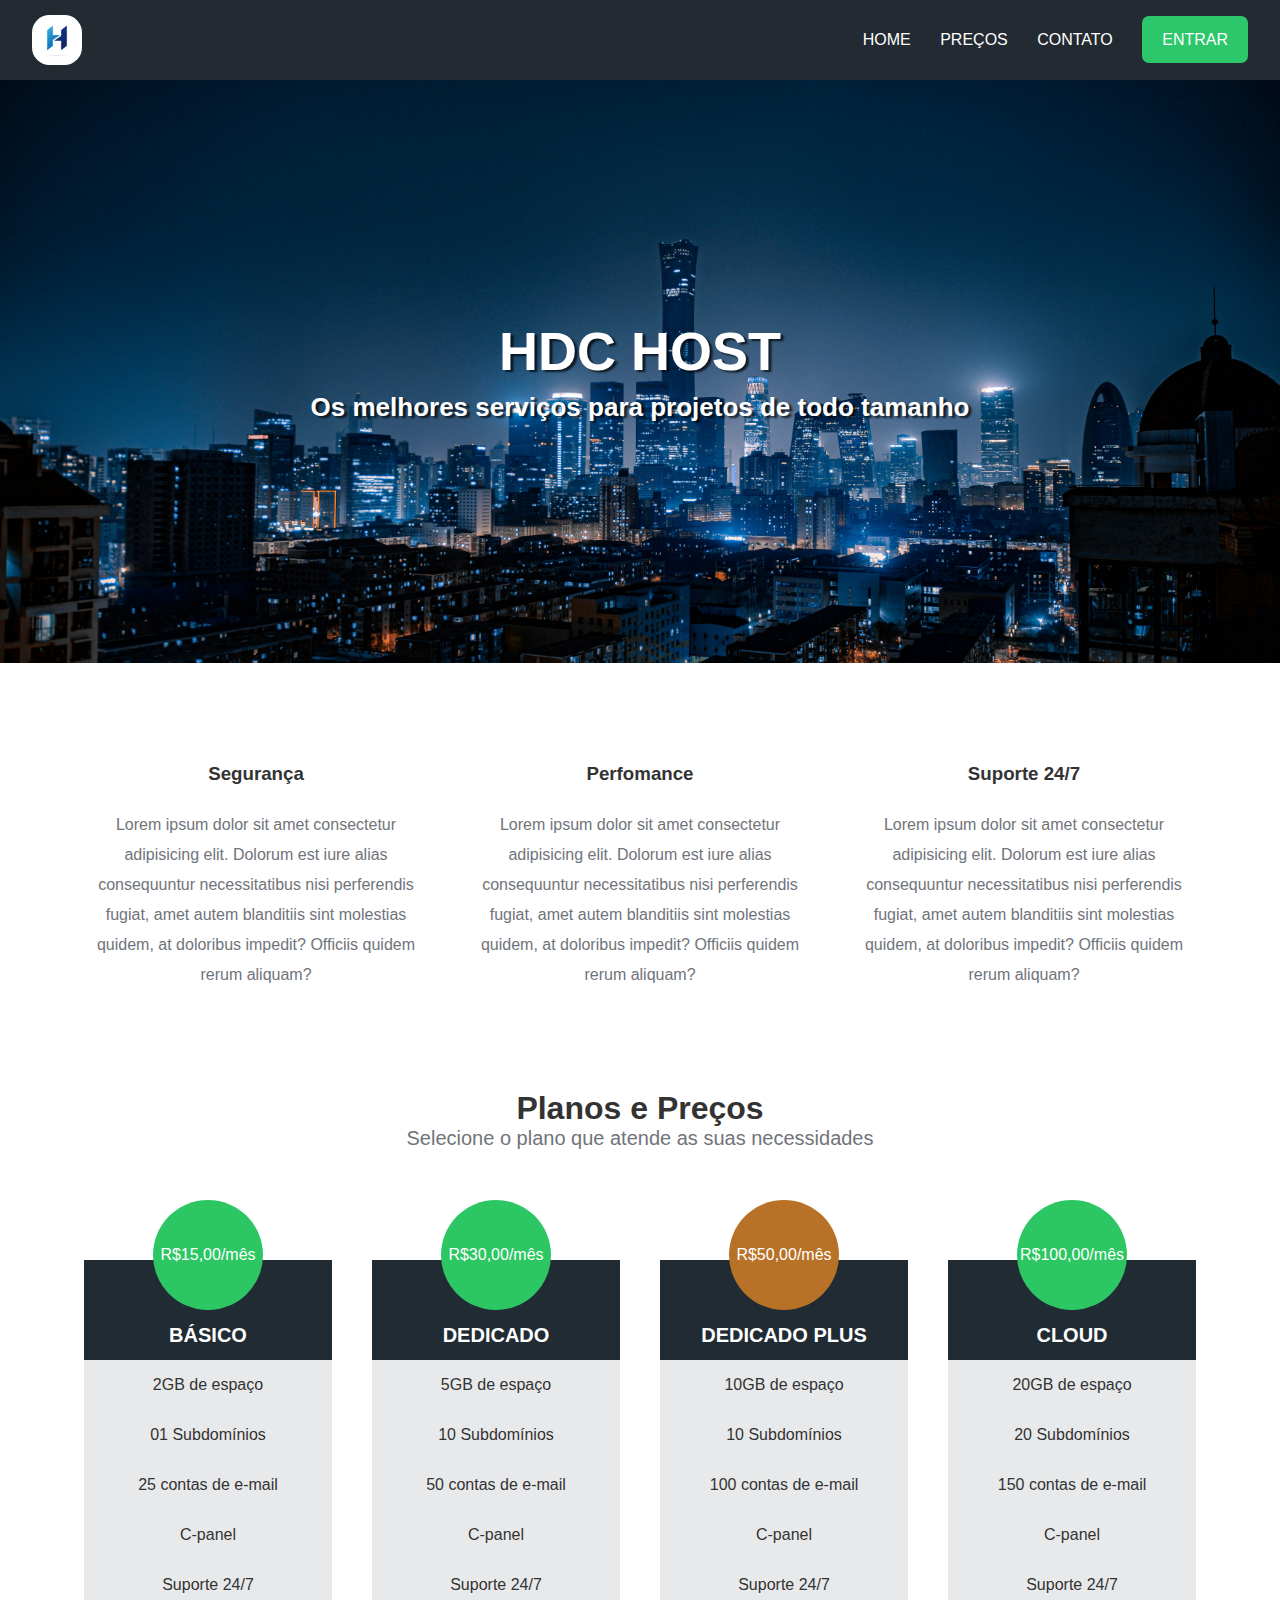
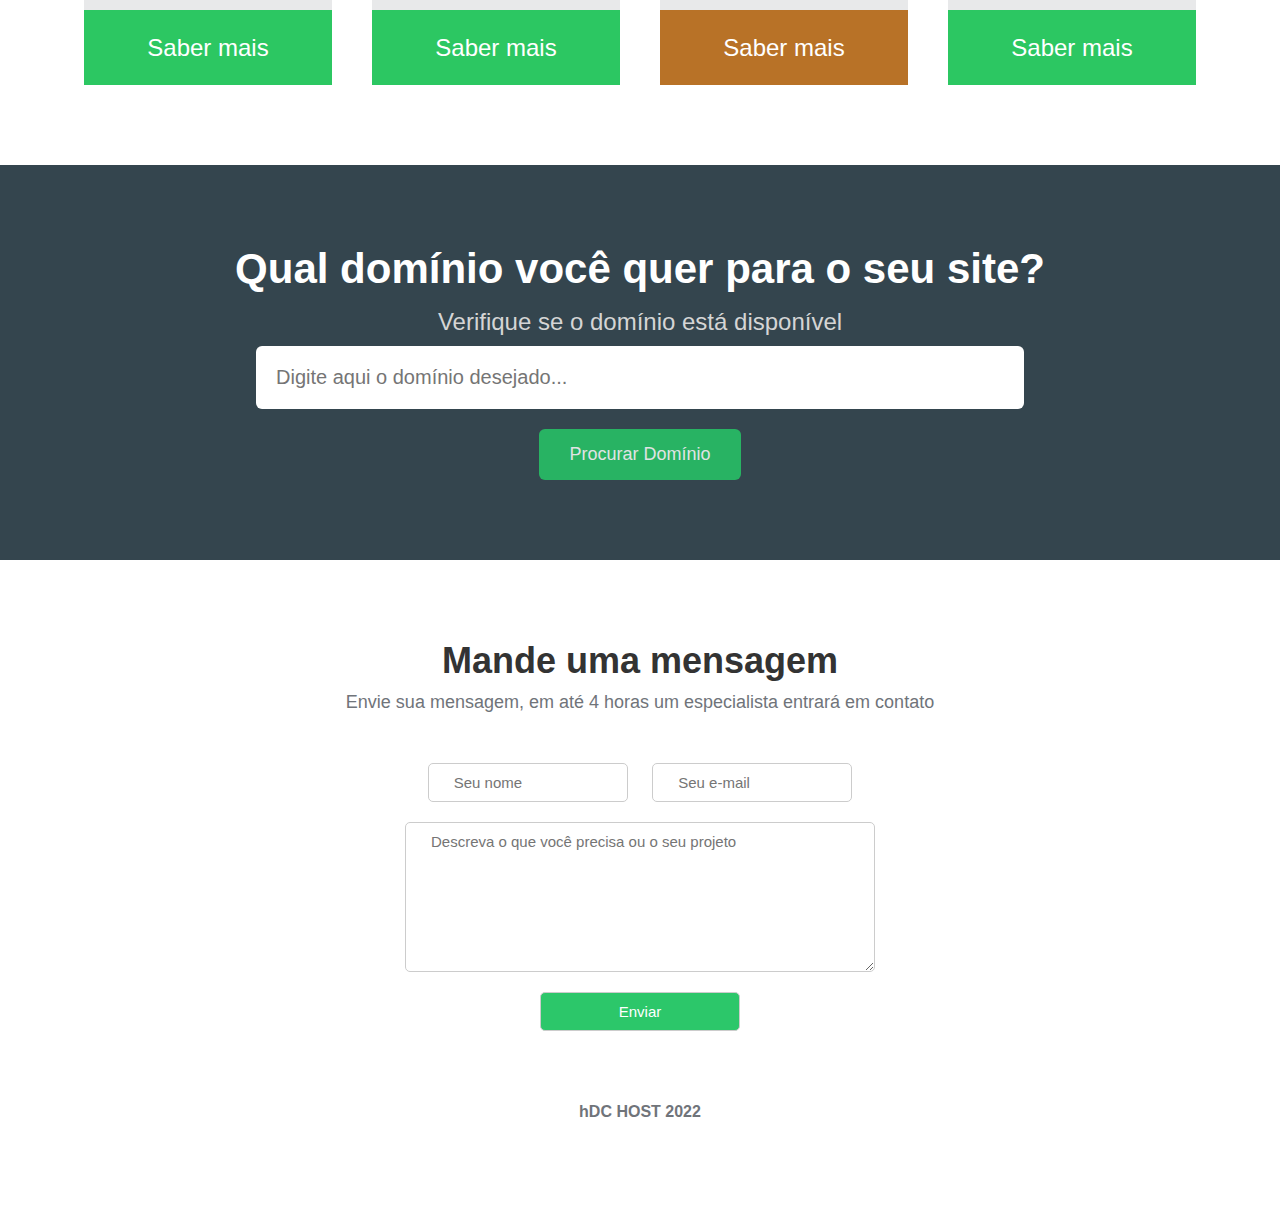
<file: HDC_HOST/index.html>
<!DOCTYPE html>
<html lang="pt-br">
<head>
    <meta charset="UTF-8">
    <meta name="viewport" content="width=device-width, initial-scale=1.0">
    <title>HDC HOST</title>
    <!--Ícones-->
    <link rel="stylesheet" href="https://cdnjs.cloudflare.com/ajax/libs/font-awesome/6.5.2/css/all.min.css" integrity="sha512-SnH5WK+bZxgPHs44uWIX+LLJAJ9/2PkPKZ5QiAj6Ta86w+fsb2TkcmfRyVX3pBnMFcV7oQPJkl9QevSCWr3W6A==" crossorigin="anonymous" referrerpolicy="no-referrer" />

    <link rel="stylesheet" href="./css/style.css">
</head>
<body>

    <!--

        Aqui declaramos uma div para o "container" num todo, o bloco com todos os elementos(<nav>, <ul>...) e uma div para a <nav> (a barra de navegação)
            temos aqui um container para todo o site. Os parâmetros passado nas css estão sendo para os elementos filho desse container que recebe o tamanho total do nosso site
    -->
    <div class="container">
        <div class="navbar-container">
            <!--tag semantica para barra de navegacao-->
            <nav>
                <a href="#">
                    <img src="img/logo-H.jpg" alt="logo-icon-h" class="logo">
                </a>

                <!--tag de lista não ordenada para links na barra de navegação-->
                <ul class="navbar-items">
                    <li>
                        <a href="#">Home</a>
                    </li>
                    <li>
                        <a href="#">Preços</a>
                    </li>
                    <li>
                        <a href="#">Contato</a>
                    </li>
                    <li>
                        <a href="#" class="default-btn">Entrar</a>
                    </li>
                </ul>
            </nav>
        </div>


          <!--tag para conteúdo principal do ínicio da página-->
          <main>
            <div class="main-banner">
                <h1>HDC HOST</h1>
                <p>Os melhores serviços para projetos de todo tamanho</p>
            </div>

            <section class="services-container">

                <!-- uso de tag ul para poder descrever em lista os serviços -->
                <ul>
                    <li>
                        <!--uso do font awesome importado no head-->
                        <i class="fas fa-shield-alt"></i>
                        <h3>Segurança</h3>
                        <p>Lorem ipsum dolor sit amet consectetur adipisicing elit. Dolorum est iure alias consequuntur necessitatibus nisi perferendis fugiat, amet autem blanditiis sint molestias quidem, at doloribus impedit? Officiis quidem rerum aliquam?</p>
                    </li>
                    <li>
                        <i class="fas fa-rocket"></i>
                        <h3>Perfomance</h3>
                        <p>Lorem ipsum dolor sit amet consectetur adipisicing elit. Dolorum est iure alias consequuntur necessitatibus nisi perferendis fugiat, amet autem blanditiis sint molestias quidem, at doloribus impedit? Officiis quidem rerum aliquam?</p>
                    </li>
                    <li>
                        <i class="fas fa-comments"></i>
                        <h3>Suporte 24/7</h3>
                        <p>Lorem ipsum dolor sit amet consectetur adipisicing elit. Dolorum est iure alias consequuntur necessitatibus nisi perferendis fugiat, amet autem blanditiis sint molestias quidem, at doloribus impedit? Officiis quidem rerum aliquam?</p>

                    </li>
                </ul>

            </section>

            <section class="price-container">
                
                <h2>Planos e Preços</h2>
                
                <p>Selecione o plano que atende as suas necessidades</p>
                
                <div class="plans-container">
                    
                    <div class="plans">
                        <ul>
                            <li class="price">R$15,00/mês</li>
                            <li class="plans-name">Básico</li>
                            <li>2GB de espaço</li>
                            <li>01 Subdomínios</li>
                            <li>25 contas de e-mail</li>
                            <li>C-panel</li>
                            <li>Suporte 24/7</li>
                            <li class="price-btn">Saber mais</li>
                        </ul>
                    </div>

                    <div class="plans">
                        <ul>
                            <li class="price">R$30,00/mês</li>
                            <li class="plans-name">Dedicado</li>
                            <li>5GB de espaço</li>
                            <li>10 Subdomínios</li>
                            <li>50 contas de e-mail</li>
                            <li>C-panel</li>
                            <li>Suporte 24/7</li>
                            <li class="price-btn">Saber mais</li>
                        </ul>
                    </div>

                    <div class="plans recomendado">
                        <ul>
                            <li class="price recomendado">R$50,00/mês</li>
                            <li class="plans-name">Dedicado Plus</li>
                            <li>10GB de espaço</li>
                            <li>10 Subdomínios</li>
                            <li>100 contas de e-mail</li>
                            <li>C-panel</li>
                            <li>Suporte 24/7</li>
                            <li class="price-btn recomendado">Saber mais</li>
                        </ul>
                    </div>

                    <div class="plans">
                        <ul>
                            <li class="price">R$100,00/mês</li>
                            <li class="plans-name">Cloud</li>
                            <li>20GB de espaço</li>
                            <li>20 Subdomínios</li>
                            <li>150 contas de e-mail</li>
                            <li>C-panel</li>
                            <li>Suporte 24/7</li>
                            <li class="price-btn">Saber mais</li>
                        </ul>
                    </div>

                </div>

            </section>
            <!-- secao para busca de dominio -->
            <section class="procure-dominio">
            <h2>Qual domínio você quer para o seu site?</h2>
            <p>Verifique se o domínio está disponível</p>

            <form>
                <input type="text" class="domínio" id="domínio" placeholder="Digite aqui o domínio desejado...">

                <input type="submit" value="Procurar Domínio">
            </form>

            </section>

            <!-- secao para contato -->
            
            <section class="contato-container">
                <h2>Mande uma mensagem</h2>
                <p>Envie sua mensagem, em até 4 horas um especialista entrará em contato</p>
                <form>
                    <input type="text" name="nome" id="nome" placeholder="Seu nome">
                    <input type="email" name="email" id="email" placeholder="Seu e-mail">
                    <textarea name="mensagem" id="mensagem" placeholder="Descreva o que você precisa ou o seu projeto"></textarea>
                    <input type="submit" value="Enviar">
                </form>
            </section>

        </main>
        <footer>
            <p>hDC HOST 2022</p>
        </footer>
    </div>
</body>
</html>
</file>
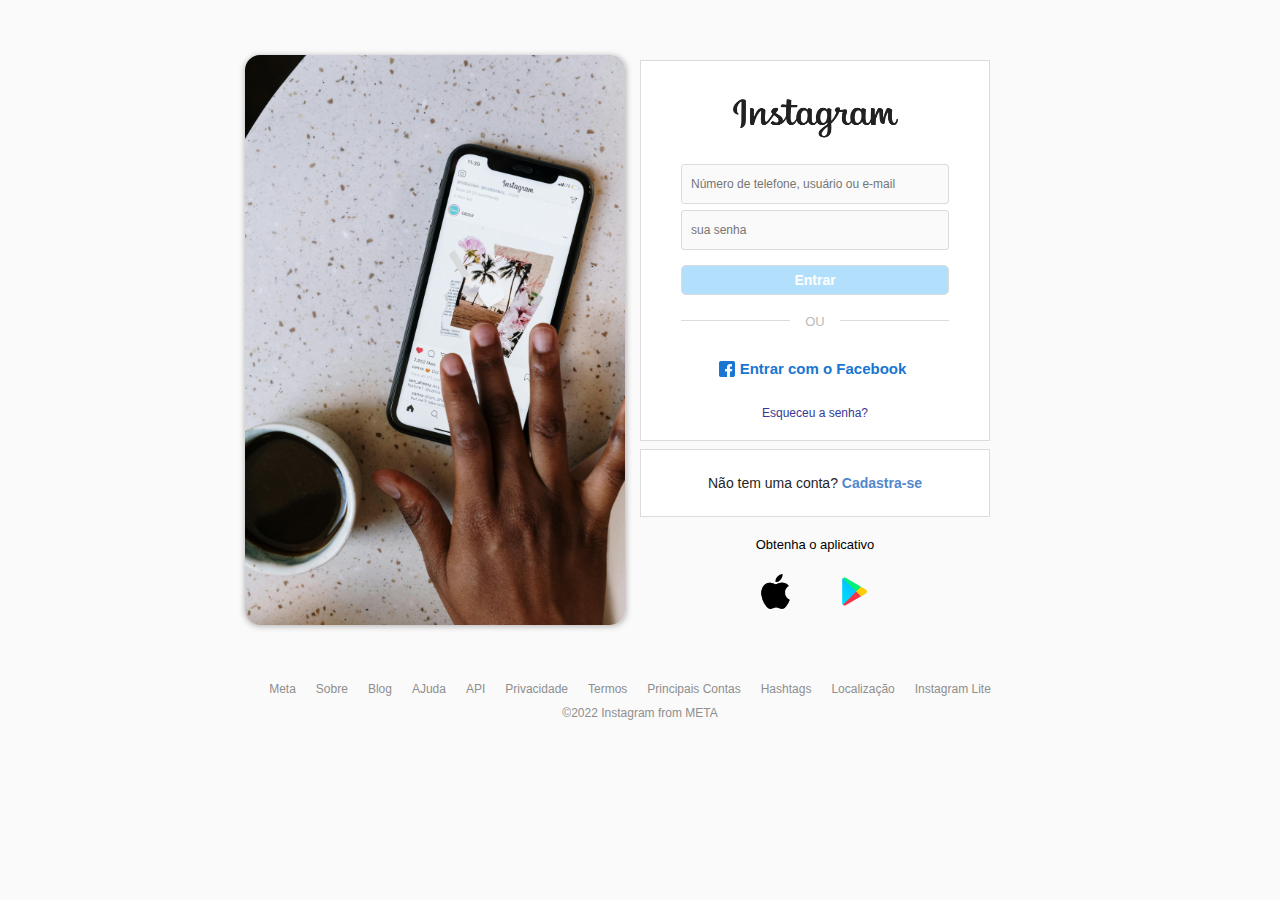
<file: Inspiração_home_instagram/index.html>
<!DOCTYPE html>
<html lang="pt-br">
<head>
    <meta charset="UTF-8">
    <meta name="viewport" content="width=device-width, initial-scale=1.0">
    <title>Instagram</title>
    <link rel="stylesheet" href="css/style.css">
    <link rel="shortcut icon" href="img/instagram.png" type="image/x-icon">
    <link rel="stylesheet" href="css/responsive.css">
</head>
<body>
    <!-- Tag para todo o conteúdo principal -->
    <main>
        <!-- Tag para segmentar a divisão do conteúdo Fotos/Forms -->
        <div id="main-container">

            <!-- Tag para a imagem -->
            <div id="banner-container">
                <img src="img/celular_insta.jpg" alt="Crie uma conta no Instagram">
            </div>

            <!-- Login e Registro -->
            
            
            <div id="form-container">
            <div id="img-box">
                <img class="logo-instagram" src="img/Instagram_logo.png" alt="logo-instagram">
                
                <!-- Form login -->
                <form id="login-form">
                    
                    <input type="text" name="username" placeholder="Número de telefone, usuário ou e-mail">
                    <input type="password" name="senha" placeholder="sua senha">
                    <input type="submit" value="Entrar">
                
                </form>
                <div class="separator">
                    <div class="line">
                        <span>Ou</span>
                    </div>
                </div>    

                <div id="other-links">
                        <div class="facebook-login">
                           <a href="#">
                               <img src="img/facebook.png" alt="">
                             <span>Entrar com o Facebook</span>
                           </a>
                        </div>
                
                    <div class="forgot-password">
                        <a href="#">Esqueceu a senha?</a>
                    </div>
                        
                </div>


                

            </div>

            <div id="register-container">
                <p>Não tem uma conta? <a href="#">Cadastra-se</a></p>
                
            </div>    
            
            
            <div class="get-app-container">
                
                <p>Obtenha o aplicativo</p>

                <a href="">
                    <img src="img/logotipo-da-apple.png" alt="baixar-app-apple-store">
                </a>

                <a href="#">

                    <img src="img/google-play.png" alt="baixar-app-google-play">

                </a>
            </div>



        </div>
    </main>

    <footer>
        <nav>
            <ul class="footer-links">

                <li><a href="#">Meta</a></li>
                <li><a href="#">Sobre</a></li>
                <li><a href="#">Blog</a></li>
                <li><a href="#">AJuda</a></li>
                <li><a href="#">API</a></li>
                <li><a href="#">Privacidade</a></li>
                <li><a href="#">Termos</a></li>
                <li><a href="#">Principais Contas</a></li>
                <li><a href="#">Hashtags</a></li>
                <li><a href="#">Localização</a></li>
                <li><a href="#">Instagram Lite</a></li>
            </ul>
        </nav>
        <p class="copyright">&copy;2022 Instagram from META</p>
    </footer>
</body>
</html>
</file>
<file: HDC_HOST/css/style.css>
/*Geral */
*{
    margin: 0;
    padding: 0;
    font-family: Helvetica, Arial;
    /*box-sizing para os inputs nao sobreporem as larguras das divs pai*/
    box-sizing: border-box;
}

h1,h2,h3{
    color: #333;
}

p{
    color: #70747a;
}

/*navbar*/
.navbar-container{
    width: 100%;
    height: 80px;
    background-color: #232a31;
    /*o padding dessa maneira faz com que não tenha espaçamento acima ou abaixo, mas cria uma área de respiro para as laterais*/
    padding: 0 2rem;
}


nav{
    position: relative;
}

.logo{
    width: 50px;
    margin-top: 15px;
    border-radius: 35%;
}

/*configuracao da lista puxando UL*/

.navbar-items{
    position: absolute;
    right: 0;
    height: 80px;
    line-height: 80px;
    margin: 0;
    display: inline-block;
}

/*configuracao das li separadas*/

.navbar-items li{
    display: inline-block;
    text-transform: uppercase;
    margin-left: 25px;
}


.navbar-items a {
    text-decoration: none;
    color: white;
    /*deixa o hover suave*/
    transition: 0.6s;
}

.navbar-items a:hover{
    color: #CCC;
}

.default-btn{
    padding: 15px 20px;
    background-color: #2cc76a;
    border-radius: 7px;
}

.navbar-items .default-btn:hover{
    background-color: #20ab57;
    color: #FFF;
}


/*main banner - a foto com o destaque do site*/
.main-banner{
    /*a propriedade background-image faz a imagem ficar dentro do tamanho da div/main (ou elemento pai que for inserido)*/
    background-image: url('../img/bg-top.jpg');
    background-position: center;
    background-size: cover;
    padding: 15rem 0;
}

/*O uso da classe mais elemento na frente permite a estilização apenas para aquele item*/

.main-banner h1,
.main-banner p{
    color: #FFF;
    text-align: center;
    font-weight: bold;
    text-shadow: #000000b5 3px 2px 2px;
}

.main-banner h1{
    font-size: 54px;
}

.main-banner p{
    margin-top: 10px;
    font-size: 26px;
}

/*Serviços*/

/*Definição do tamanho e dimensao do bloco*/
.services-container{
    padding: 5rem 0;

}

/* tamanho do bloco inteiro  */
.services-container ul{
    display: flex;
    width: 90%;
    margin: 0 auto;
}

.services-container li{
    /* parametro 1 - grow 1 - shrink 200px - base do elemento */
    flex: 1 1 200px;
    list-style: none;
    /* Declarado os parametros para li aplica no geral em todo item da lista */
    text-align: center;
    padding: 20px;
}

.fas{
    font-size: 50px;
    margin-bottom: 20px;
}

.fa-shield-alt{
    color: #2cc76a;
}
.fa-rocket{
    color: #ef3f29;
}
.fa-comments{
    color: #ef8f29;
}

.services-container h3{
    margin-bottom: 25px;
}

.services-container p{
    line-height: 30px;
}

/*estilização das listas*/

/*por padrao do html, as divs com ul virão todas em sequencia*/

/*container e titulo*/

.price-container{
    /*afastamento da próxima seção*/
    padding-bottom: 5rem;
    text-align: center;
}

.price-container h2{
    font-size: 32px;
}

/*listas e paragrafos*/
.price-container p{
    font-size: 20px;
}

.plans-container{
    /*display flex permite os itens serem trocados no alinhamento*/
    display: flex;
    /*justify-content pega as divs da div pai e os alinha conforme o parametro, nesse caso no espaco entre eles */
    justify-content: space-between;
    width: 90%;
    /* margin de 50px acima, automatico aos lados e 0 abaixo*/
    margin: 50px auto 0;
}

/*divs com os planos*/

.plans{
    /*todos os planos ficam com o mesmo tamanho na proporcao*/
    flex: 1;
    max-width: 275px;
    margin: 0 20px;
}

.plans ul{
    padding: 0;
}

.plans li{
    list-style: none;
    height: 50px;
    line-height: 50px;
    background-color: #e8e9ea;
    color: #333;
}

.plans .price{
    width: 110px;
    height: 110px;
    border-radius: 50%;
    background-color: #2cc762;
    line-height: 110px;
    text-align: center;
    color: #FFF;
    margin: 0 auto -50px;
    font-size: 16px;
    position: relative;
}

/*nome dos planos e botao*/

.plans .plans-name{
    text-transform: uppercase;
    color: #FFF;
    font-size: 20px;
    font-weight: bolder;
    background-color: #202b34;
    padding: 50px 0;
}

.plans .price-btn{
    background-color: #2cc762;
    color: #FFF;
    font-size: 24px;
    line-height: 75px;
    height: 75px;
    cursor: pointer;
}

/*Plano recomendado*/

.plans .recomendado{
    background-color: #b87227;
}

/* Secao do input para busca de dominio */
.procure-dominio{
    background-color: #34454e;
    text-align: center;
    padding: 5rem 0;
}

.procure-dominio h2{
    color: #FFF;
    font-size: 42px;
    margin-bottom: 15px;
}

.procure-dominio p{
    color: #D5D5D5;
    font-size: 24px;
    margin-bottom: 10px;
}

.procure-dominio input{
    display: block;
    border: none;
    border-radius: 6px;
    margin: 0 auto;
}

.procure-dominio input[type="text"]{
    width: 60%;
    padding: 20px;
    font-size: 20px;
    margin-bottom: 20px;
}

.procure-dominio input[type="submit"]{
    background-color: #27c767;
    padding: 15px 30px;
    color: #FFF;
    font-size: 18px;
    cursor: pointer;
    opacity: 0.85;
}
.procure-dominio input[type="submit"]:hover{
     opacity: 1;
}

/* secao para o envio de mensagem */
.contato-container{
    text-align: center;
    padding: 5rem 0 2rem 0;
}
.contato-container h2{
    font-size: 36px;
    margin-bottom: 10px;
}
.contato-container p{
    font-size: 18px;
    margin-bottom: 50px;
}

.contato-container input, .contato-container textarea{
    width: 200px;
    padding: 10px 25px;
    font-size: 15px;
    border-radius: 5px;
    border: 1px solid #CCC;
    margin: 0 10px 20px;
}

.contato-container textarea{
    display: block;
    margin: 0 auto 20px;
    width: 470px;
    height: 150px;
}
.contato-container input[type="submit"]{
    display: block;
    margin: 0 auto;
    color: #FFF;
    background-color: #2cc76a;
    cursor: pointer;
}

/* footer */
footer{
    text-align: center;
    font-weight: bold;
    margin: 40px 0 100px;
}

/* responsividade */
@media (max-width: 1100px){
    .plans-container{
        width: 95%;
    }
    .plans{
        margin: 0 5px;
    }
}
/* tablets 900px */
@media(max-width: 900px){
    .main-banner p{
        font-size: 20px;
        padding: 0 6 rem;

    }
    .procure-dominio{
        padding: 2rem 4rem;
    }
    .procure-dominio h2{
        font-size: 36px;
    }
}
/* celulares */

@media(max-width: 576px){
    /* isso fará os planos serem exibidos um abaixo do outro */
    html, body{
        overflow-x: hidden;
    }
    .navbar-items{
        font-size: 8px;
        margin-left: 8px;
    }
    .logo{
        width: 30px;
        margin-top: 20px;
    }

    .services-container ul{
        flex-direction: column;
        margin-bottom: 20px;
    }

    .main-banner p{
        font-size: 18px;
        padding: 0 2rem;

    }

    .plans-container{
        flex-direction: column;
        width: 100%;
        padding: 0 2rem;
        margin-bottom: 15px;
    }
    .plans{
        width: 100%;
        max-width: 100%;
        margin-bottom: 20px;
    }
    .contato-container{
        padding: 3rem 2rem;
    }
    .contato-container input, .contato-container textarea{
        width: 100%;
        margin: 10px 0;
    }
    .procure-dominio h2{
        font-size: 24px;
    }
    .procure-dominio p{
        font-size: 18px;
    }
    .procure-dominio input[type="text"]{
        width: 100%;
        font-size: 15px;
    }
    .procure-dominio input[type="submit"]{
        font-size: 12px;
    }
}
</file>
<file: Inspiração_home_instagram/css/style.css>
/* Geral */
*{
    padding: 0;
    margin: 0;
    box-sizing: border-box;
    font-family: Helvetica, sans-serif;
}

body{
    background-color: #fafafa;
}

/* todo o conteúdo está dentro de main-container */
#main-container{
    display: flex;
    margin-top: 30px;
}

#banner-container, #form-container{
    flex: 1 1 0;
    width: 50%;
}

#banner-container{
    text-align: right;
}

/* a img nunca vai passar de 380px, mas vai ocupar todo o espaço disponível */
#banner-container img{
    width: 100%;
    max-width: 380px;
    margin-right: 15px;
    margin-top: 25px;
    border-radius: 15px;
    box-shadow: 0.5px 1px 6px rgba(0, 0, 0, 0.312);
}

#form-container{
    text-align: center;
}

/* Login */

#img-box{
    background-color: #fff;
    border: 1px solid #dbdbdb;
    width: 350px;
    margin-top: 30px;
}

.logo-instagram{
    width: 175px;
    height: 51px;
    margin: 30px auto 12px;
}

/* form login */

#login-form input{
    display: block;
    font-size: 12px;
    padding: 12px 9px;
    background-color: #fafafa;
    border: 1px solid #dbdbdb;
    border-radius: 3px;
    width: 268px;
    margin: 6px auto;
}
#login-form input[type="submit"]{
    background-color: #b2dffc;
    color: #fff;
    margin-top: 15px;
    border-radius: 5px;
    height: 30px;
    font-size: 14px;
    padding: 0;
    font-weight: bolder;
}

/* separador */

.separator{
    position: relative;
}

.line{
    border-top: 1px solid #dbdbdb;
    width: 268px;
    margin:25px auto 35px ;
}

.separator span{
    position: absolute;
    text-transform: uppercase;
    color: #bbb;
    background-color: #fff;
    top: -6px;
    width: 50px;
    margin-left: -25px;
    font-size: 13px;
}

/* facebook login */

.facebook-login{
    margin-bottom: 25px;
}

.facebook-login a{
    text-decoration: none;
    color: #1976D2;
    display: flex;
    justify-content: center;
    align-items: center;
}
.facebook-login img{
    width: 16px;
    height: 16px;
}

.facebook-login span{
    padding: 2px;
    margin: 2px 3px;
    font-weight: bolder;
    font-size: 15px;
}


/* Esqueceu a senha */
.forgot-password{
    margin-bottom: 20px;
    font-size: 12px;
}

.forgot-password a{
    text-decoration: none;
    color: #373799;

}

/* cadastre-se */

#register-container{
    background-color: #fff;
    border: 1px solid #dbdbdb;
    width: 350px;
    margin-top: 8px;
    padding: 25px;
}

#register-container p{
    color: #262626;
    font-size: 14px;
}

#register-container a{
    color: #5287cc;
    text-decoration: none;
    font-weight: bolder;
}

/* baixar app */

.get-app-container{
    text-align: center;
    width: 350px;
}

.get-app-container p{
    font-size: 13px;
    margin: 20px 0;
}

.get-app-container a{
    text-decoration: none;
}
.get-app-container img{
    width: 35px;
    height: 35px;
    margin: 2px 20px;
}


/* footer */

footer{
    text-align: left;
    width: 100%;
    margin: 50px auto;
    display: flex;
    flex-direction: column;
    justify-content: center;
    align-items: center;
}

footer .footer-links{
    display: flex;
    list-style: none;
}

.footer-links li{
    margin-right: 20px;
    margin-bottom: 9px;
}

.footer-links a,   .copyright{
    text-decoration: none;
    color: #8e8e8e;
    font-size: 12px;
}
</file>
<file: Inspiração_home_instagram/css/responsive.css>
/* Celulares */

@media (max-width: 450px){
    body{
        background-color: #fff ;
    }
    #banner-container{
        display: none;
    }


    #main-container, #img-box{
        margin-top: 0;
    }


    #form-container, #img-box, #register-container, .get-app-container{
        width: 100%;
        border: none;
    }
   

    .footer{
        width: 90%;
    }

    .footer-links{
        flex-wrap: wrap;
        justify-content: center;
        margin-bottom: 30px;

    }

}

/* tablets */

@media (max-width: 800px){

    #banner-container, #form-container{
        padding: 18px;
    }
}
</file>
